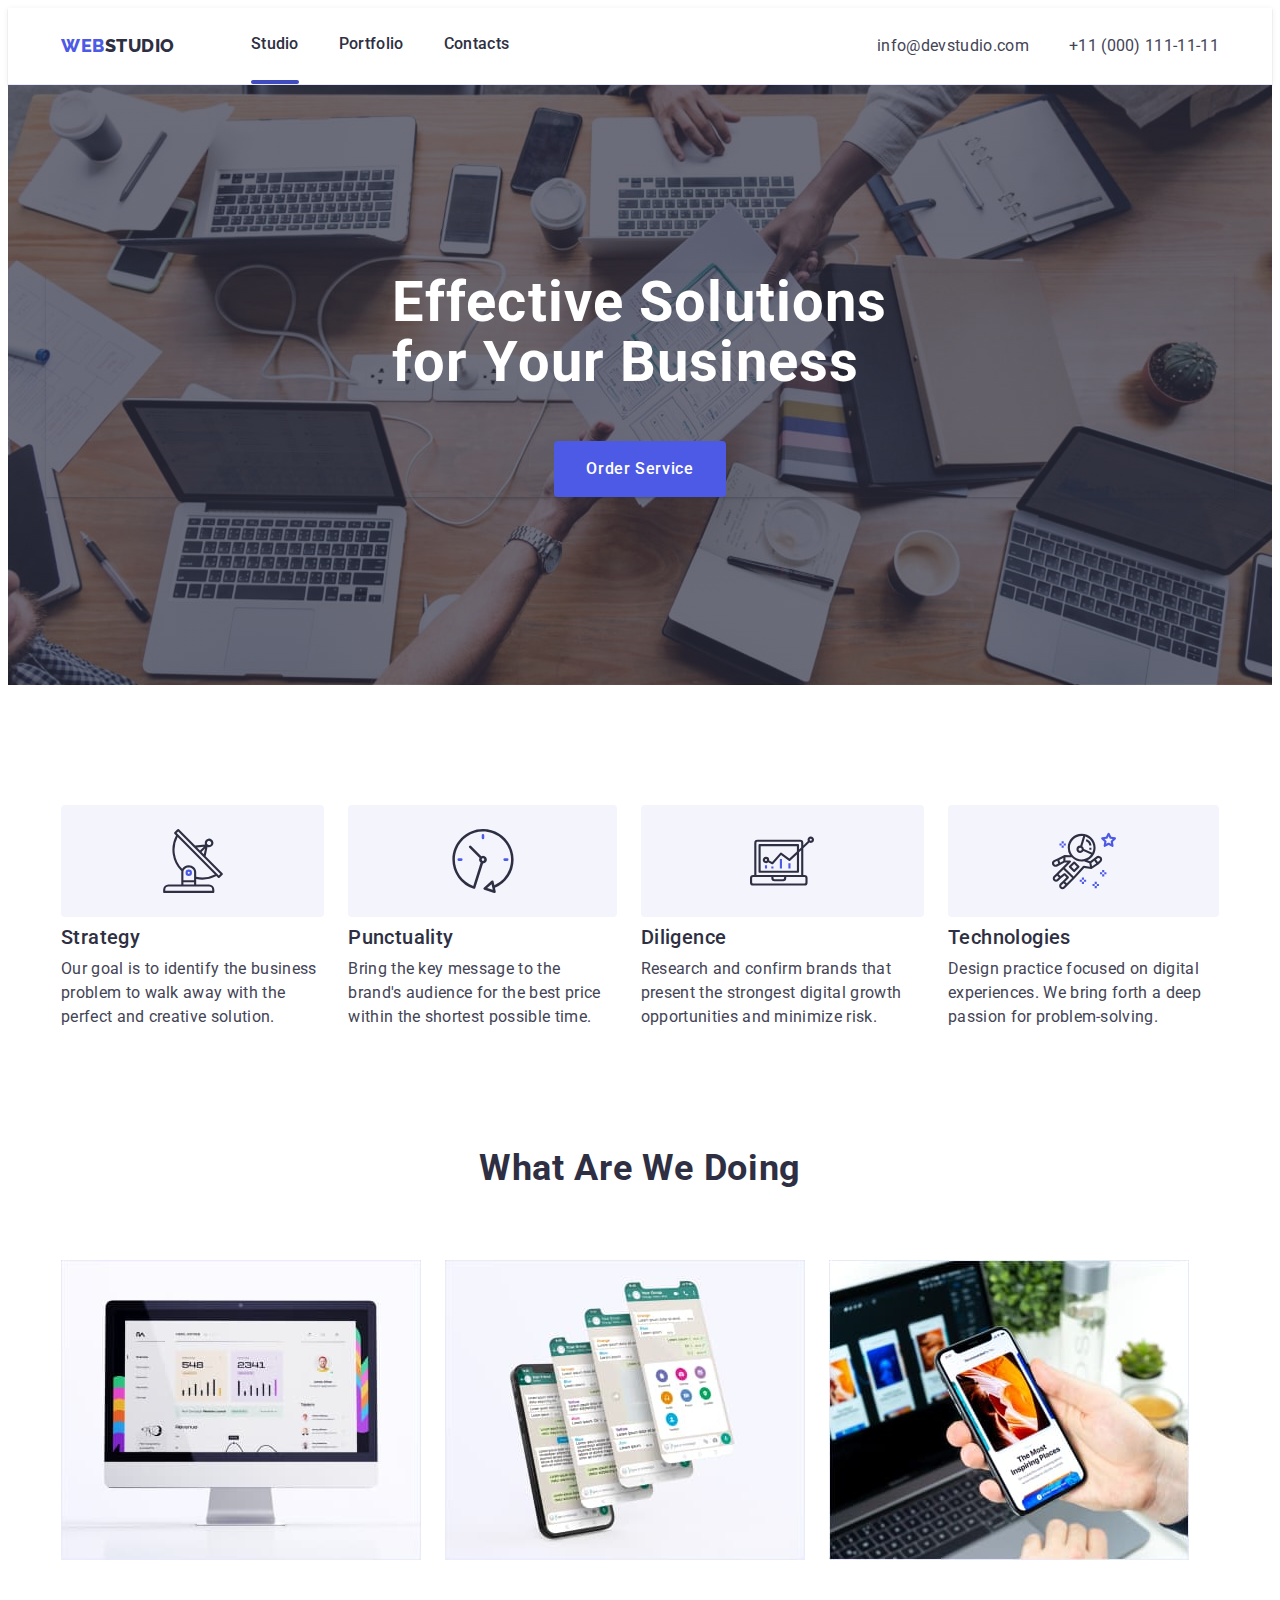
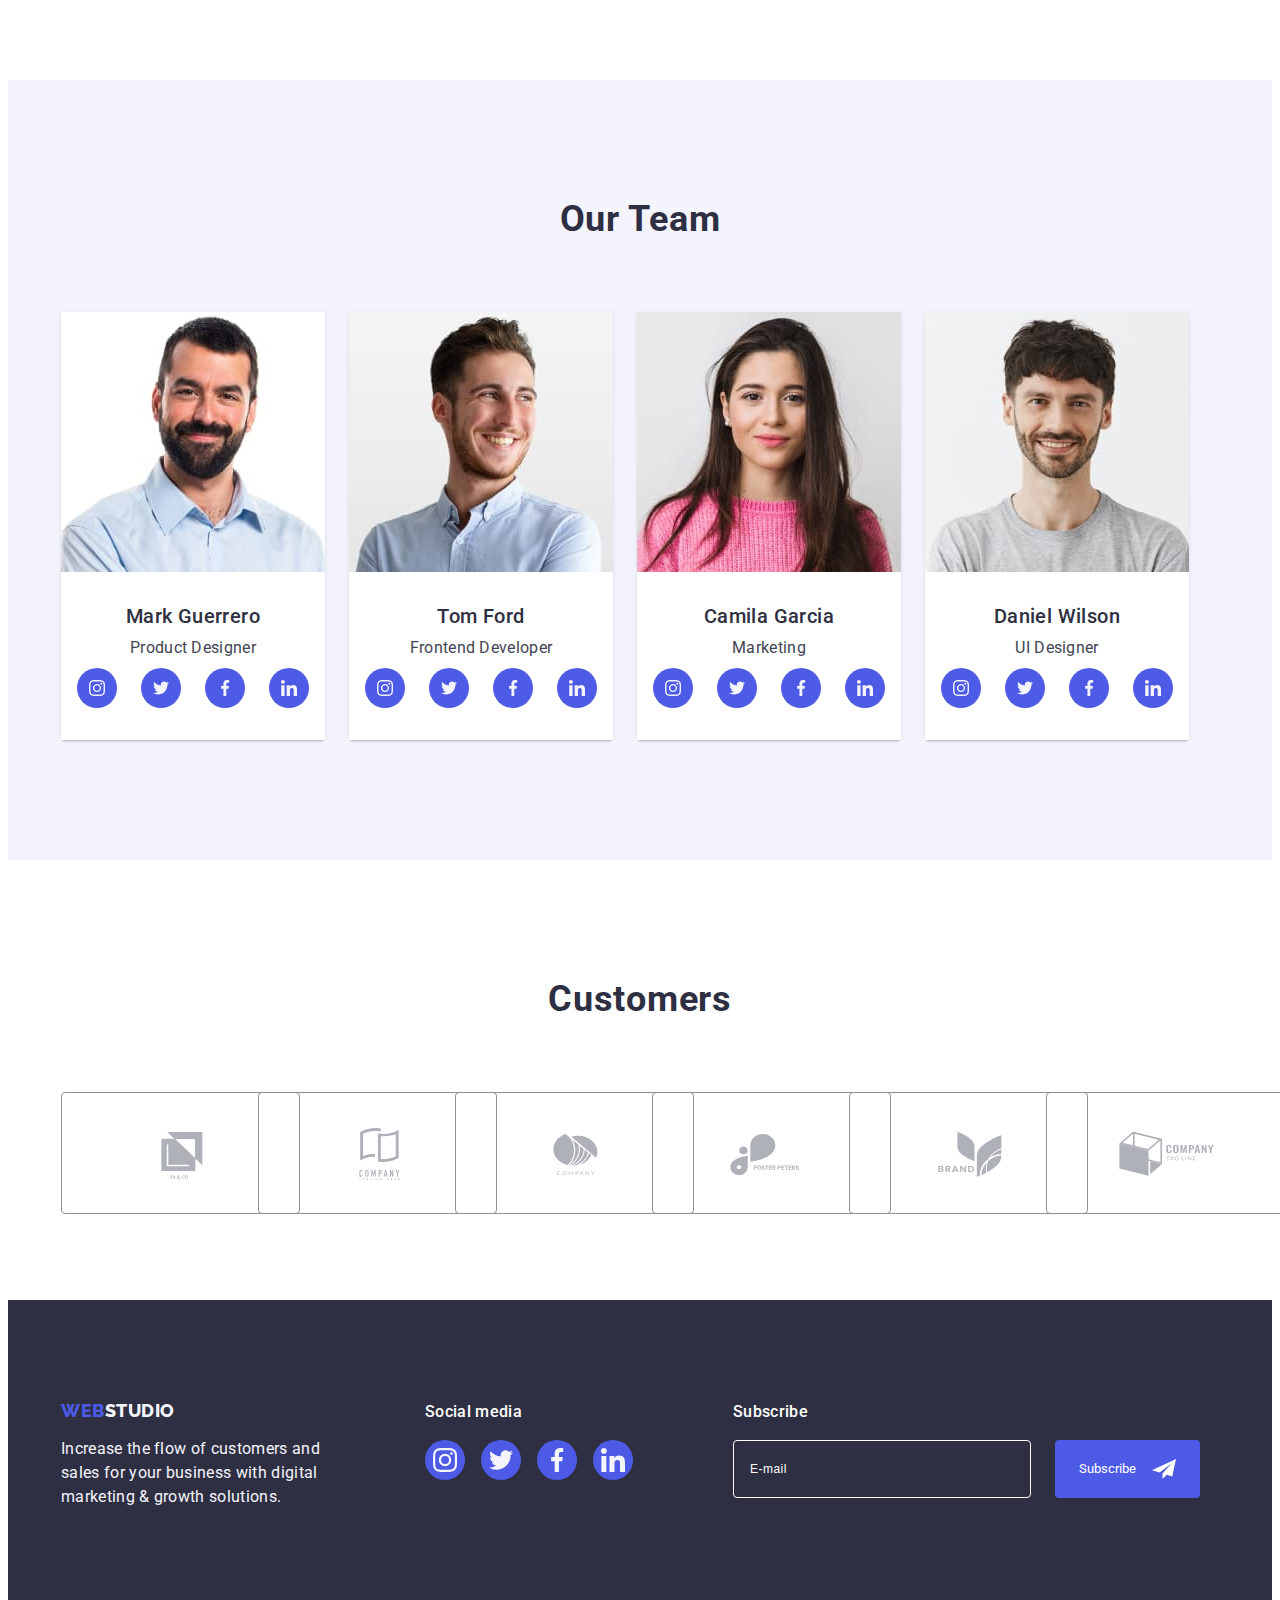
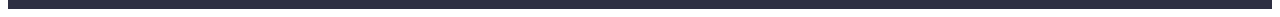
<file: index.html>
<!DOCTYPE html>
<html lang="en">
  <head>
    <meta charset="UTF-8" />
    <meta http-equiv="X-UA-Compatible" content="IE=edge" />
    <meta name="viewport" content="width=device-width, initial-scale=1.0" />
    <title>WebStudio</title>

    <link rel="preconnect" href="https://fonts.googleapis.com" />
    <link rel="preconnect" href="https://fonts.gstatic.com" crossorigin />
    <link
      href="https://fonts.googleapis.com/css2?family=Raleway:wght@800&family=Roboto:wght@400;500;700&display=swap"
      rel="stylesheet"
    />
    <link
      rel="stylesheet"
      href="https://cdnjs.cloudflare.com/ajax/libs/modern-normalize/1.1.0/modern-normalize.min.css"
      integrity="sha512-wpPYUAdjBVSE4KJnH1VR1HeZfpl1ub8YT/NKx4PuQ5NmX2tKuGu6U/JRp5y+Y8XG2tV+wKQpNHVUX03MfMFn9Q=="
      crossorigin="anonymous"
      referrerpolicy="no-referrer"
    />
    <link rel="stylesheet" href="./css/styles.css" />
  </head>
  <body>
    <!-- Header -->
    <header class="page-header">
      <div class="container container-header">
        <nav class="page-nav">
          <a class="logo" href="./index.html"
            >web<span class="logo-studio">Studio</span></a
          >
          <ul class="menu-list">
            <li class="menu-item">
              <a class="menu-link active-page" href="./index.html">Studio</a>
            </li>
            <li class="menu-item">
              <a class="menu-link" href="./portfolio.html">Portfolio</a>
            </li>
            <li class="menu-item">
              <a class="menu-link" href="">Contacts</a>
            </li>
          </ul>
        </nav>

        <address class="contact-info">
          <ul class="contact-list">
            <li class="contact-item">
              <a class="contact-link" href="mailto:info@devstudio.com"
                >info@devstudio.com</a
              >
            </li>
            <li class="contact-item">
              <a class="contact-link" href="tel:+110001111111"
                >+11 (000) 111-11-11</a
              >
            </li>
          </ul>
        </address>
      </div>
    </header>

    <!-- Main -->
    <main>
      <!-- Hero -->
      <section class="hero">
        <div class="container hero-container">
          <h1 class="page-title">Effective Solutions for Your Business</h1>
          <button class="main-button" type="button" data-modal-open>
            Order Service
          </button>
        </div>
      </section>

      <!-- Features Section-2 -->
      <section class="section">
        <div class="container">
          <h2 hidden class="section-title">Our features</h2>
          <ul class="feature-list">
            <li class="feature-item">
              <div class="icon-features-container">
                <svg class="icon-features" width="64" height="64">
                  <use href="./images/icon.svg#icon-antenna"></use>
                </svg>
              </div>
              <h3 class="subtitle">Strategy</h3>
              <p class="text">
                Our goal is to identify the business problem to walk away with
                the perfect and creative solution.
              </p>
            </li>
            <li class="feature-item">
              <div class="icon-features-container">
                <svg class="icon-features" width="64" height="64">
                  <use href="./images/icon.svg#icon-clock"></use>
                </svg>
              </div>
              <h3 class="subtitle">Punctuality</h3>
              <p class="text">
                Bring the key message to the brand's audience for the best price
                within the shortest possible time.
              </p>
            </li>
            <li class="feature-item">
              <div class="icon-features-container">
                <svg class="icon-features" width="64" height="64">
                  <use href="./images/icon.svg#icon-diagram"></use>
                </svg>
              </div>
              <h3 class="subtitle">Diligence</h3>
              <p class="text">
                Research and confirm brands that present the strongest digital
                growth opportunities and minimize risk.
              </p>
            </li>
            <li class="feature-item">
              <div class="icon-features-container">
                <svg class="icon-features" width="64" height="64">
                  <use href="./images/icon.svg#icon-astronaut"></use>
                </svg>
              </div>
              <h3 class="subtitle">Technologies</h3>
              <p class="text">
                Design practice focused on digital experiences. We bring forth a
                deep passion for problem-solving.
              </p>
            </li>
          </ul>
        </div>
      </section>

      <!-- Services Section-3 -->
      <section class="section section-service">
        <div class="container">
          <h2 class="section-title">What are we doing</h2>
          <ul class="service-list">
            <li class="service-item">
              <img
                src="./images/img-1.jpg"
                alt="Computer with an open app"
                width="360"
                height="300"
              />
            </li>
            <li class="service-item">
              <img
                src="./images/img-2.jpg"
                alt="Phone with different tabs in the app"
                width="360"
                height="300"
              />
            </li>
            <li class="service-item">
              <img
                src="./images/img-3.jpg"
                alt="Phone in the hand on the background of laptop"
                width="360"
                height="300"
              />
            </li>
          </ul>
        </div>
      </section>

      <!-- Team Section-4 -->
      <section class="team section">
        <div class="container">
          <h2 class="section-title">Our Team</h2>
          <ul class="team-list">
            <li class="team-item">
              <img
                class="team-img"
                src="./images/mark-guerrero.jpg"
                alt="Smiling man with dark hair"
                width="264"
                height="260"
              />
              <div class="team-text-wrapper">
                <h3 class="team-subtitle subtitle">Mark Guerrero</h3>
                <p class="team-text text">Product Designer</p>

                <ul class="icon-list">
                  <li class="social-item">
                    <a
                      href=""
                      class="social-link"
                      target="_blank"
                      rel="noopener noreferrer"
                    >
                      <svg class="icon" width="16" height="16">
                        <use href="./images/icon.svg#icon-instagram"></use>
                      </svg>
                    </a>
                  </li>
                  <li class="social-item">
                    <a
                      href=""
                      class="social-link"
                      target="_blank"
                      rel="noopener noreferrer"
                    >
                      <svg class="icon" width="16" height="16">
                        <use href="./images/icon.svg#icon-twitter"></use>
                      </svg>
                    </a>
                  </li>
                  <li class="social-item">
                    <a
                      href=""
                      class="social-link"
                      target="_blank"
                      rel="noopener noreferrer"
                    >
                      <svg class="icon" width="16" height="16">
                        <use href="./images/icon.svg#icon-facebook"></use>
                      </svg>
                    </a>
                  </li>
                  <li class="social-item">
                    <a
                      href=""
                      class="social-link"
                      target="_blank"
                      rel="noopener noreferrer"
                    >
                      <svg class="icon" width="16" height="16">
                        <use href="./images/icon.svg#icon-linkedin"></use>
                      </svg>
                    </a>
                  </li>
                </ul>
              </div>
            </li>
            <li class="team-item">
              <img
                class="team-img"
                src="./images/tom-ford.jpg"
                alt="Man with smile in a shirt"
                width="264"
                height="260"
              />
              <div class="team-text-wrapper">
                <h3 class="team-subtitle subtitle">Tom Ford</h3>
                <p class="team-text text">Frontend Developer</p>
                <ul class="icon-list">
                  <li class="social-item">
                    <a
                      href=""
                      class="social-link"
                      target="_blank"
                      rel="noopener noreferrer"
                    >
                      <svg class="icon" width="16" height="16">
                        <use href="./images/icon.svg#icon-instagram"></use>
                      </svg>
                    </a>
                  </li>
                  <li class="social-item">
                    <a
                      href=""
                      class="social-link"
                      target="_blank"
                      rel="noopener noreferrer"
                    >
                      <svg class="icon" width="16" height="16">
                        <use href="./images/icon.svg#icon-twitter"></use>
                      </svg>
                    </a>
                  </li>
                  <li class="social-item">
                    <a
                      href=""
                      class="social-link"
                      target="_blank"
                      rel="noopener noreferrer"
                    >
                      <svg class="icon" width="16" height="16">
                        <use href="./images/icon.svg#icon-facebook"></use>
                      </svg>
                    </a>
                  </li>
                  <li class="social-item">
                    <a
                      href=""
                      class="social-link"
                      target="_blank"
                      rel="noopener noreferrer"
                    >
                      <svg class="icon" width="16" height="16">
                        <use href="./images/icon.svg#icon-linkedin"></use>
                      </svg>
                    </a>
                  </li>
                </ul>
              </div>
            </li>
            <li class="team-item">
              <img
                class="team-img"
                src="./images/camila-garcia.jpg"
                alt="Woman with the long black hair "
                width="264"
                height="260"
              />
              <div class="team-text-wrapper">
                <h3 class="team-subtitle subtitle">Camila Garcia</h3>
                <p class="team-text text">Marketing</p>
                <ul class="icon-list">
                  <li class="social-item">
                    <a
                      href=""
                      class="social-link"
                      target="_blank"
                      rel="noopener noreferrer"
                    >
                      <svg class="icon" width="16" height="16">
                        <use href="./images/icon.svg#icon-instagram"></use>
                      </svg>
                    </a>
                  </li>
                  <li class="social-item">
                    <a
                      href=""
                      class="social-link"
                      target="_blank"
                      rel="noopener noreferrer"
                    >
                      <svg class="icon" width="16" height="16">
                        <use href="./images/icon.svg#icon-twitter"></use>
                      </svg>
                    </a>
                  </li>
                  <li class="social-item">
                    <a
                      href=""
                      class="social-link"
                      target="_blank"
                      rel="noopener noreferrer"
                    >
                      <svg class="icon" width="16" height="16">
                        <use href="./images/icon.svg#icon-facebook"></use>
                      </svg>
                    </a>
                  </li>
                  <li class="social-item">
                    <a
                      href=""
                      class="social-link"
                      target="_blank"
                      rel="noopener noreferrer"
                    >
                      <svg class="icon" width="16" height="16">
                        <use href="./images/icon.svg#icon-linkedin"></use>
                      </svg>
                    </a>
                  </li>
                </ul>
              </div>
            </li>
            <li class="team-item">
              <img
                class="team-img"
                src="./images/daniel-wilson.jpg"
                alt="Smiling man wearing in t-shirt"
                width="264"
                height="260"
              />
              <div class="team-text-wrapper">
                <h3 class="team-subtitle subtitle">Daniel Wilson</h3>
                <p class="team-text text">UI Designer</p>
                <ul class="icon-list">
                  <li class="social-item">
                    <a
                      href=""
                      class="social-link"
                      target="_blank"
                      rel="noopener noreferrer"
                    >
                      <svg class="icon" width="16" height="16">
                        <use href="./images/icon.svg#icon-instagram"></use>
                      </svg>
                    </a>
                  </li>
                  <li class="social-item">
                    <a
                      href=""
                      class="social-link"
                      target="_blank"
                      rel="noopener noreferrer"
                    >
                      <svg class="icon" width="16" height="16">
                        <use href="./images/icon.svg#icon-twitter"></use>
                      </svg>
                    </a>
                  </li>
                  <li class="social-item">
                    <a
                      href=""
                      class="social-link"
                      target="_blank"
                      rel="noopener noreferrer"
                    >
                      <svg class="icon" width="16" height="16">
                        <use href="./images/icon.svg#icon-facebook"></use>
                      </svg>
                    </a>
                  </li>
                  <li class="social-item">
                    <a
                      href=""
                      class="social-link"
                      target="_blank"
                      rel="noopener noreferrer"
                    >
                      <svg class="icon" width="16" height="16">
                        <use href="./images/icon.svg#icon-linkedin"></use>
                      </svg>
                    </a>
                  </li>
                </ul>
              </div>
            </li>
          </ul>
        </div>
      </section>

      <!-- Customers Section-5 -->
      <section class="section">
        <div class="container">
          <h2 class="section-title">Customers</h2>
          <ul class="customers-list">
            <li class="customers-item">
              <a
                href=""
                class="customers-link"
                target="_blank"
                rel="noopener noreferrer"
              >
                <svg class="customers-icon" width="104" height="56">
                  <use href="./images/icon.svg#icon-logo-company-1"></use>
                </svg>
              </a>
            </li>
            <li class="customers-item">
              <a
                href=""
                class="customers-link"
                target="_blank"
                rel="noopener noreferrer"
              >
                <svg class="customers-icon" width="104" height="56">
                  <use href="./images/icon.svg#icon-logo-company-2"></use>
                </svg>
              </a>
            </li>
            <li class="customers-item">
              <a
                href=""
                class="customers-link"
                target="_blank"
                rel="noopener noreferrer"
              >
                <svg class="customers-icon" width="104" height="56">
                  <use href="./images/icon.svg#icon-logo-company-3"></use>
                </svg>
              </a>
            </li>
            <li class="customers-item">
              <a
                href=""
                class="customers-link"
                target="_blank"
                rel="noopener noreferrer"
              >
                <svg class="customers-icon" width="104" height="56">
                  <use href="./images/icon.svg#icon-logo-company-4"></use>
                </svg>
              </a>
            </li>
            <li class="customers-item">
              <a
                href=""
                class="customers-link"
                target="_blank"
                rel="noopener noreferrer"
              >
                <svg class="customers-icon" width="104" height="56">
                  <use href="./images/icon.svg#icon-logo-company-5"></use>
                </svg>
              </a>
            </li>
            <li class="customers-item">
              <a
                href=""
                class="customers-link"
                target="_blank"
                rel="noopener noreferrer"
              >
                <svg class="customers-icon" width="104" height="56">
                  <use href="./images/icon.svg#icon-logo-company-6"></use>
                </svg>
              </a>
            </li>
          </ul>
        </div>
      </section>
    </main>

    <!-- Footer -->
    <footer class="page-footer">
      <div class="container footer-container">
        <div>
          <a class="logo-footer" href="./index.html"
            >Web<span class="logo-footer-studio">Studio</span>
          </a>
          <p class="footer-text">
            Increase the flow of customers and sales for your business with
            digital marketing &amp; growth solutions.
          </p>
        </div>

        <div>
          <p class="footer-subheader">Social media</p>
          <ul class="footer-icon-list">
            <li class="footer-icon-item">
              <a href="" class="footer-social-link">
                <svg class="footer-icon" width="24" height="24">
                  <use href="./images/icon.svg#icon-instagram"></use>
                </svg>
              </a>
            </li>
            <li class="footer-icon-item">
              <a href="" class="footer-social-link">
                <svg class="footer-icon" width="24" height="24">
                  <use href="./images/icon.svg#icon-twitter"></use>
                </svg>
              </a>
            </li>
            <li class="footer-icon-item">
              <a href="" class="footer-social-link">
                <svg class="footer-icon" width="24" height="24">
                  <use href="./images/icon.svg#icon-facebook"></use>
                </svg>
              </a>
            </li>
            <li class="footer-icon-item">
              <a href="" class="footer-social-link">
                <svg class="footer-icon" width="24" height="24">
                  <use href="./images/icon.svg#icon-linkedin"></use>
                </svg>
              </a>
            </li>
          </ul>
        </div>

        <div>
          <p class="footer-subheader">Subscribe</p>
          <form class="wrap-form">
            <input
              class="form-window-footer"
              type="email"
              name="subscribe"
              placeholder="E-mail"
            />
            <button class="footer-button" type="submit">
              Subscribe<svg class="subscribe-icon" width="24" height="24">
                <use href=".//images/icon.svg#icon-send-black"></use>
              </svg>
            </button>
          </form>
        </div>
      </div>
    </footer>

    <!-- Modal -->
    <div class="backdrop is-hidden" data-modal>
      <div class="modal">
        <button class="modal-button" type="button" data-modal-close>
          <svg class="modal-icon" width="8" height="8">
            <use href=".//images/icon.svg#icon-close-black"></use>
          </svg>
        </button>

        <strong class="modal-header"
          >Leave your contacts and we will call you back</strong
        >
        <form class="modal-form" name="modal-callback">
          <div class="form-container">
            <label class="form-label" for="name">Name</label>
            <input class="form-input" type="text" id="name" />
            <svg class="form-icon" width="18" height="24">
              <use href="./images/icon.svg#icon-person-black"></use>
            </svg>
          </div>

          <div class="form-container">
            <label class="form-label" for="phone">Phone</label>
            <input class="form-input" type="tel" id="phone" />
            <svg class="form-icon" width="18" height="24">
              <use href="./images/icon.svg#icon-phone-black"></use>
            </svg>
          </div>

          <div class="form-container">
            <label class="form-label" for="email">Email</label>
            <input class="form-input" type="email" id="email" />
            <svg class="form-icon" width="18" height="24">
              <use href="./images/icon.svg#icon-email-black"></use>
            </svg>
          </div>

          <div class="form-container">
            <label class="form-label" for="comment">Comment</label
            ><textarea
              class="form-textarea"
              name="comment"
              id="comment"
              placeholder="Text input"
            ></textarea>
          </div>

          <div class="form-container form-container-checkbox">
            <input class="form-input-checkbox" type="checkbox" id="checkbox" />
            <label class="form-label-checkbox" for="checkbox">
              <span class="checkbox-wrapper">
                <svg class="checkbox-icon" width="10" height="8">
                  <use href="./images/icon.svg#icon-agree-black"></use>
                </svg>
              </span>
              <span class="form-descr-checkbox"
                >I accept the terms and conditions of the
                <a class="form-link-checkbox" href="">Privacy Policy</a></span>
            </label>
          </div>

          <button class="main-button" type="submit">Send</button>
        </form>
      </div>
    </div>

    <!-- Js -->
    <script src="./modal.js"></script>
  </body>
</html>
</file>
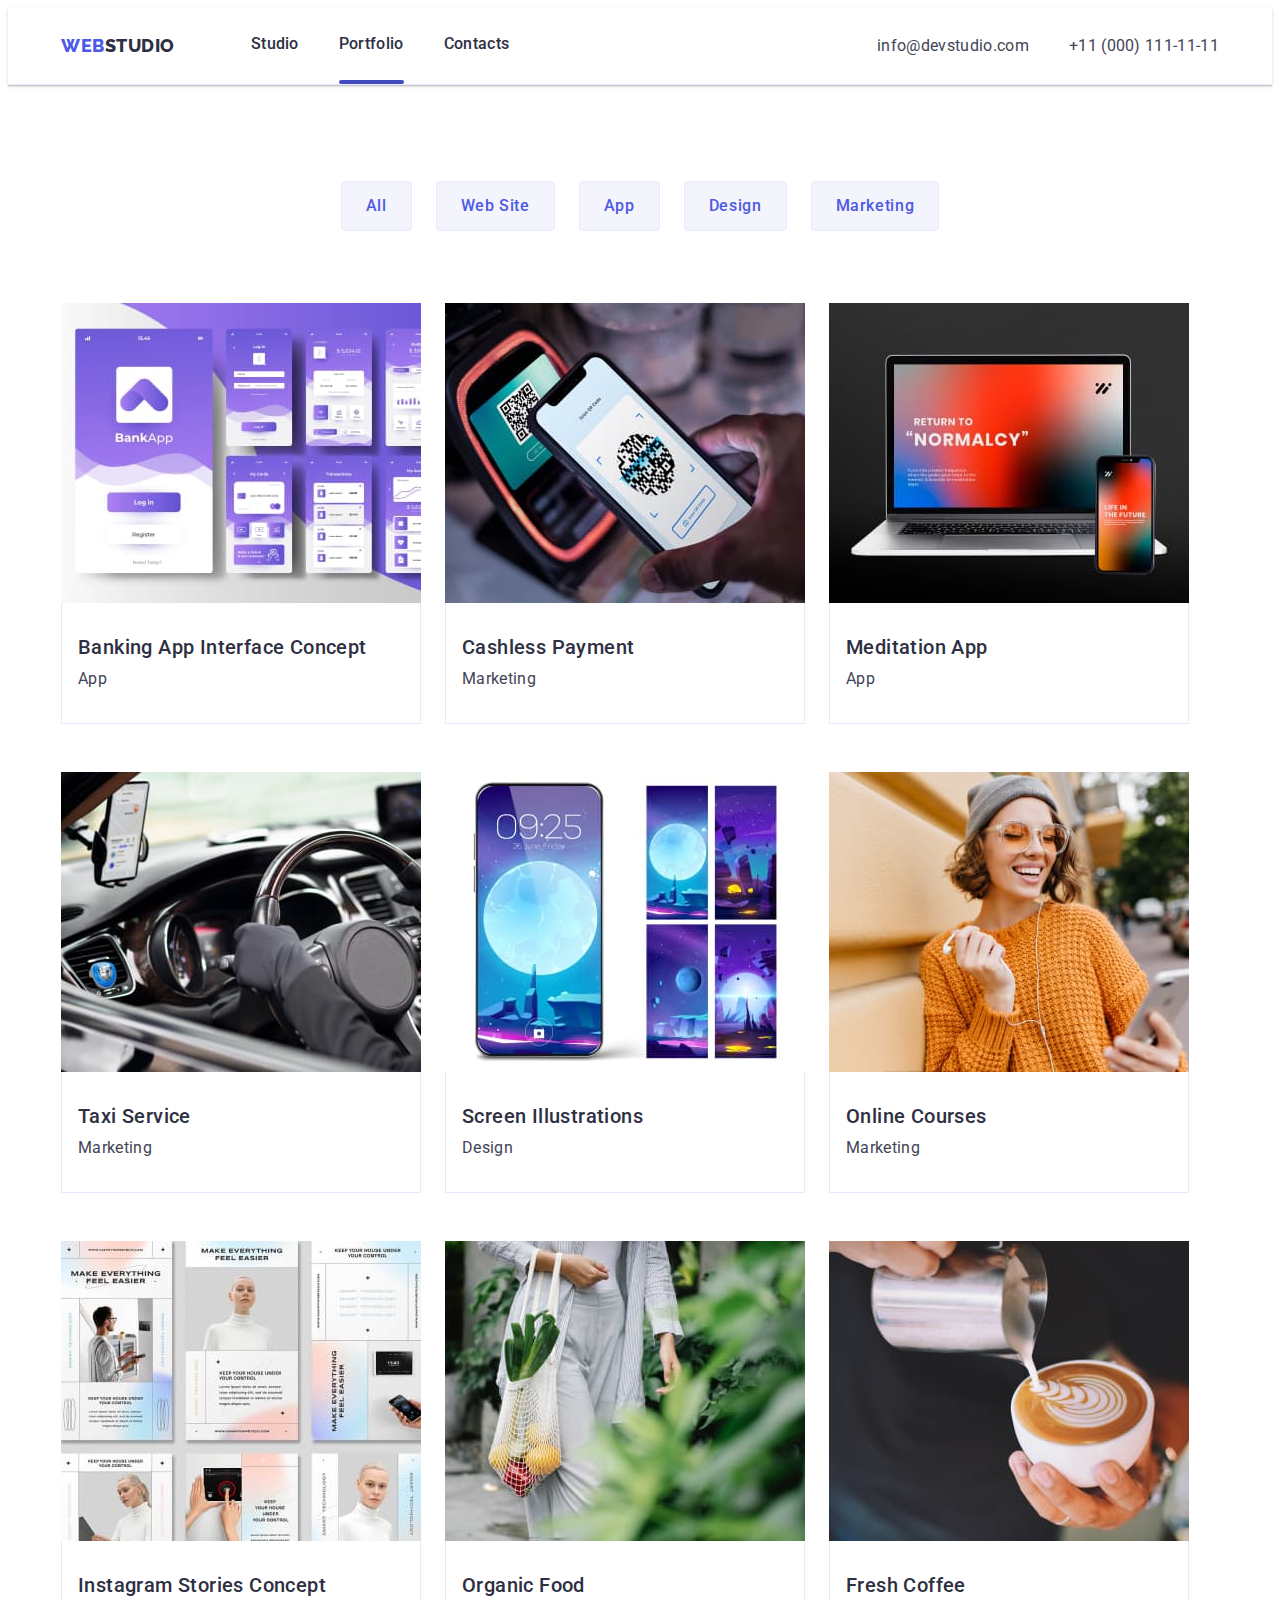
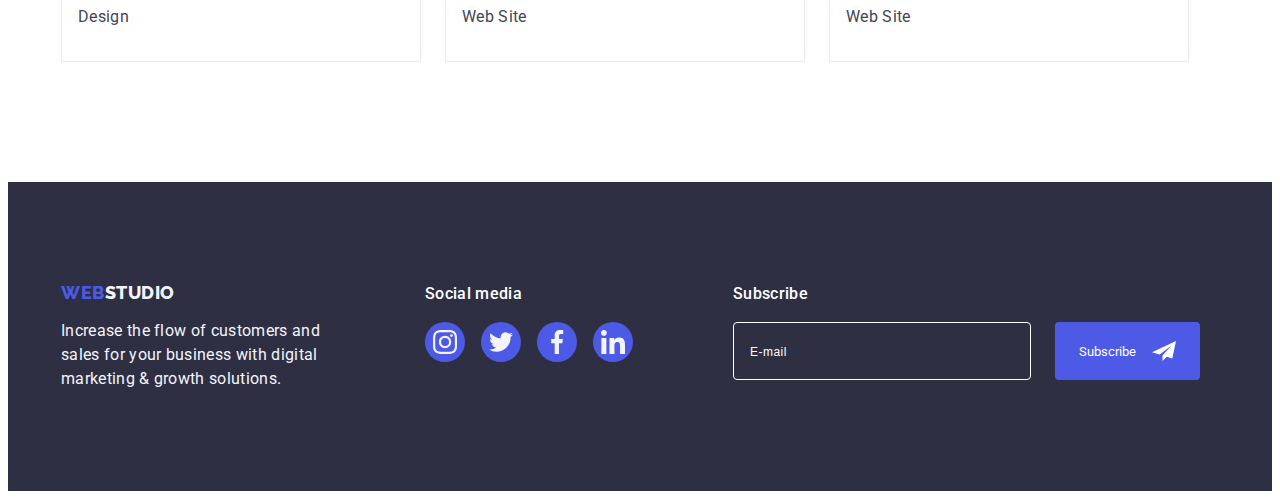
<file: portfolio.html>
<!DOCTYPE html>
<html lang="en">
  <head>
    <meta charset="UTF-8" />
    <meta http-equiv="X-UA-Compatible" content="IE=edge" />
    <meta name="viewport" content="width=device-width, initial-scale=1.0" />
    <title>Portfolio</title>
    <link rel="preconnect" href="https://fonts.googleapis.com" />
    <link rel="preconnect" href="https://fonts.gstatic.com" crossorigin />
    <link
      href="https://fonts.googleapis.com/css2?family=Raleway:wght@800&family=Roboto:wght@400;500;700&display=swap"
      rel="stylesheet"
    />
    <link
      rel="stylesheet"
      href="https://cdnjs.cloudflare.com/ajax/libs/modern-normalize/1.1.0/modern-normalize.min.css"
      integrity="sha512-wpPYUAdjBVSE4KJnH1VR1HeZfpl1ub8YT/NKx4PuQ5NmX2tKuGu6U/JRp5y+Y8XG2tV+wKQpNHVUX03MfMFn9Q=="
      crossorigin="anonymous"
      referrerpolicy="no-referrer"
    />
    <link rel="stylesheet" href="./css/styles.css" />
  </head>
  <body>
    <!-- Header -->
    <header class="page-header">
      <div class="container container-header">
        <nav class="page-nav">
          <a class="logo" href="./index.html"
            >web<span class="logo-studio">Studio</span>
          </a>
          <ul class="menu-list">
            <li class="menu-item">
              <a class="menu-link" href="./index.html">Studio</a>
            </li>
            <li class="menu-item ">
              <a class="menu-link active-page" href="./portfolio.html">Portfolio</a>
            </li>
            <li class="menu-item">
              <a class="menu-link" href="">Contacts</a>
            </li>
          </ul>
        </nav>

        <address class="contact-info">
          <ul class="contact-list">
            <li class="contact-item">
              <a class="contact-link" href="mailto:info@devstudio.com"
                >info@devstudio.com</a
              >
            </li>
            <li class="contact-item">
              <a class="contact-link" href="tel:+110001111111"
                >+11 (000) 111-11-11</a
              >
            </li>
          </ul>
        </address>
      </div>
    </header>
    <!-- Main -->
    <main>
      <section class="project section">
        <div class="container">
          <h1 hidden>Galery of projects</h1>
          <ul class="project-filter-list">
            <li class="filter-item">
              <button class="filter-button" type="button">All</button>
            </li>
            <li class="filter-item">
              <button class="filter-button" type="button">Web Site</button>
            </li>
            <li class="filter-item">
              <button class="filter-button" type="button">App</button>
            </li>
            <li class="filter-item">
              <button class="filter-button" type="button">Design</button>
            </li>
            <li class="filter-item">
              <button class="filter-button" type="button">Marketing</button>
            </li>
          </ul>
          <ul class="project-list">
            <li class="project-item">
              <a class="project-link" href="">
                <div class="project-thumb">
                  <img
                    src="./images/pf-banking-app.jpg"
                    alt="app design  on one page"
                  />
                  <div class="project-overlay">
                    <p class="project-text text">
                      14 Stylish and User-Friendly App Design Concepts · Task
                      Manager App · Calorie Tracker App · Exotic Fruit Ecommerce
                      App · Cloud Storage App
                    </p>
                  </div>
                </div>
                <div class="project-text-wrapper">
                  <h2 class="subtitle">Banking App Interface Concept</h2>
                  <p class="text">App</p>
                </div>
              </a>
            </li>
            <li class="project-item">
              <a class="project-link" href="">
                <div class="project-thumb">
                  <img
                    src="./images/pf-cachless-payment.jpg"
                    alt="payment using phone"
                  />
                  <div class="project-overlay">
                    <p class="project-text text">
                      14 Stylish and User-Friendly App Design Concepts · Task
                      Manager App · Calorie Tracker App · Exotic Fruit Ecommerce
                      App · Cloud Storage App
                    </p>
                  </div>
                </div>
                <div class="project-text-wrapper">
                  <h2 class="subtitle">Cashless Payment</h2>
                  <p class="text">Marketing</p>
                </div>
              </a>
            </li>
            <li class="project-item">
              <a class="project-link" href="">
                <div class="project-thumb">
                  <img
                    src="./images/pf-meditation-app.jpg"
                    alt="laptop and phone with the same app"
                  />
                  <div class="project-overlay">
                    <p class="project-text text">
                      14 Stylish and User-Friendly App Design Concepts · Task
                      Manager App · Calorie Tracker App · Exotic Fruit Ecommerce
                      App · Cloud Storage App
                    </p>
                  </div>
                </div>
                <div class="project-text-wrapper">
                  <h2 class="subtitle">Meditation App</h2>
                  <p class="text">App</p>
                </div>
              </a>
            </li>
            <li class="project-item">
              <a class="project-link" href="">
                <div class="project-thumb">
                  <img
                    src="./images/pf-taxi-service.jpg"
                    alt="man driving car"
                  />
                  <div class="project-overlay">
                    <p class="project-text text">
                      14 Stylish and User-Friendly App Design Concepts · Task
                      Manager App · Calorie Tracker App · Exotic Fruit Ecommerce
                      App · Cloud Storage App
                    </p>
                  </div>
                </div>
                <div class="project-text-wrapper">
                  <h2 class="subtitle">Taxi Service</h2>
                  <p class="text">Marketing</p>
                </div>
              </a>
            </li>
            <li class="project-item">
              <a class="project-link" href="">
                <div class="project-thumb">
                  <img
                    src="./images/pf-screen-illustrations.jpg"
                    alt="phone with alternative screens"
                  />
                  <div class="project-overlay">
                    <p class="project-text text">
                      14 Stylish and User-Friendly App Design Concepts · Task
                      Manager App · Calorie Tracker App · Exotic Fruit Ecommerce
                      App · Cloud Storage App
                    </p>
                  </div>
                </div>
                <div class="project-text-wrapper">
                  <h2 class="subtitle">Screen Illustrations</h2>
                  <p class="text">Design</p>
                </div>
              </a>
            </li>
            <li class="project-item">
              <a class="project-link" href="">
                <div class="project-thumb">
                  <img
                    src="./images/pf-online-courses.jpg"
                    alt="girl talk on a video call"
                  />
                  <div class="project-overlay">
                    <p class="project-text text">
                      14 Stylish and User-Friendly App Design Concepts · Task
                      Manager App · Calorie Tracker App · Exotic Fruit Ecommerce
                      App · Cloud Storage App
                    </p>
                  </div>
                </div>
                <div class="project-text-wrapper">
                  <h2 class="subtitle">Online Courses</h2>
                  <p class="text">Marketing</p>
                </div>
              </a>
            </li>
            <li class="project-item">
              <a class="project-link" href="">
                <div class="project-thumb">
                  <img
                    src="./images/pf-stories-concept.jpg"
                    alt=" different app pages"
                  />
                  <div class="project-overlay">
                    <p class="project-text text">
                      14 Stylish and User-Friendly App Design Concepts · Task
                      Manager App · Calorie Tracker App · Exotic Fruit Ecommerce
                      App · Cloud Storage App
                    </p>
                  </div>
                </div>
                <div class="project-text-wrapper">
                  <h2 class="subtitle">Instagram Stories Concept</h2>
                  <p class="text">Design</p>
                </div>
              </a>
            </li>
            <li class="project-item">
              <a class="project-link" href="">
                <div class="project-thumb">
                  <img
                    src="./images/pf-organic-food.jpg"
                    alt="woman with a bag with fruits and vegetables"
                  />
                  <div class="project-overlay">
                    <p class="project-text text">
                      14 Stylish and User-Friendly App Design Concepts · Task
                      Manager App · Calorie Tracker App · Exotic Fruit Ecommerce
                      App · Cloud Storage App
                    </p>
                  </div>
                </div>
                <div class="project-text-wrapper">
                  <h2 class="subtitle">Organic Food</h2>
                  <p class="text">Web Site</p>
                </div>
              </a>
            </li>
            <li class="project-item">
              <a class="project-link" href="">
                <div class="project-thumb">
                  <img
                    src="./images/pf-fresh-coffee.jpg"
                    alt="pooring the milk in a cup of coffee"
                  />
                  <div class="project-overlay">
                    <p class="project-text text">
                      14 Stylish and User-Friendly App Design Concepts · Task
                      Manager App · Calorie Tracker App · Exotic Fruit Ecommerce
                      App · Cloud Storage App
                    </p>
                  </div>
                </div>
                <div class="project-text-wrapper">
                  <h2 class="subtitle">Fresh Coffee</h2>
                  <p class="text">Web Site</p>
                </div>
              </a>
            </li>
          </ul>
        </div>
      </section>
    </main>

    <!-- Footer -->
    <footer class="page-footer">
      <div class="container footer-container">
        <div>
          <a class="logo-footer" href="./index.html"
            >Web<span class="logo-footer-studio">Studio</span>
          </a>
          <p class="footer-text">
            Increase the flow of customers and sales for your business with
            digital marketing &amp; growth solutions.
          </p>
        </div>

        <div>
          <p class="footer-subheader">Social media</p>
          <ul class="footer-icon-list">
            <li class="footer-icon-item">
              <a href="" class="footer-social-link">
                <svg class="footer-icon" width="24" height="24">
                  <use href="./images/icon.svg#icon-instagram"></use>
                </svg>
              </a>
            </li>
            <li class="footer-icon-item">
              <a href="" class="footer-social-link">
                <svg class="footer-icon" width="24" height="24">
                  <use href="./images/icon.svg#icon-twitter"></use>
                </svg>
              </a>
            </li>
            <li class="footer-icon-item">
              <a href="" class="footer-social-link">
                <svg class="footer-icon" width="24" height="24">
                  <use href="./images/icon.svg#icon-facebook"></use>
                </svg>
              </a>
            </li>
            <li class="footer-icon-item">
              <a href="" class="footer-social-link">
                <svg class="footer-icon" width="24" height="24">
                  <use href="./images/icon.svg#icon-linkedin"></use>
                </svg>
              </a>
            </li>
          </ul>
        </div>

        <div>
          <p class="footer-subheader">Subscribe</p>
          <form class="wrap-form">
            <input
              class="form-window-footer"
              type="email"
              name="subscribe"
              placeholder="E-mail"
            />
            <button class="footer-button" type="submit">
              Subscribe<svg class="subscribe-icon" width="24" height="24">
                <use href=".//images/icon.svg#icon-send-black"></use>
              </svg>
            </button>
          </form>
        </div>
      </div>
    </footer>
  </body>
</html>
</file>
<file: css/styles.css>
:root {
  --white-color: #ffffff;
  --secondary-white-color: #f4f4fd;
  --main-color: #2e2f42;
  --font-color: #434455;
  --active-color: #4d5ae5;
  --pressed-state: #404bbf;
  --light-slate: #afb1b8;
}

/**
  |===================================================================
  |          Common
  |===================================================================
*/

h1,
h2,
h3,
h4,
p {
  margin-top: 0;
  margin-bottom: 0;
}

ul {
  list-style: none;
  margin-top: 0;
  margin-bottom: 0;
  padding: 0;
}
li {
  list-style: none;
  padding: 0;
  margin: 0;
}

img {
  display: block;
}

body {
  font-family: "Roboto", sans-serif;
  color: var(--font-color);
  background-color: var(--white-color);
}

a {
  display: block;
  color: currentColor;
  text-decoration: none;
}

button {
  font-family: inherit;
  cursor: pointer;
  border: none;
}
.container {
  margin-left: auto;
  margin-right: auto;
  width: 1158px;
  padding-left: 15px;
  padding-right: 15px;
}

.section {
  padding-bottom: 120px;
  padding-top: 120px;
}

.section-title {
  margin-bottom: 72px;
  font-size: 36px;
  line-height: 1.1;
  text-align: center;
  letter-spacing: 0.02em;
  text-transform: capitalize;
  color: var(--main-color);
}

.subtitle {
  margin-bottom: 8px;
  font-weight: 500;
  font-size: 20px;
  line-height: 1.2;
  letter-spacing: 0.02em;
  color: var(--main-color);
}

.text {
  line-height: 1.5;
  letter-spacing: 0.02em;
}

/**
  |===================================================================
  |             Header
  |===================================================================
*/
.page-header {
  border-bottom: 1px solid #e7e9fc;
  box-shadow: 0px 2px 1px rgba(46, 47, 66, 0.08),
    0px 1px 1px rgba(46, 47, 66, 0.16), 0px 1px 6px rgba(46, 47, 66, 0.08);
}

.container-header {
  display: flex;
  align-items: center;
  justify-content: space-between;
}

.page-nav {
  display: flex;
  align-items: center;
}

.logo {
  padding-top: 24px;
  padding-bottom: 24px;
  margin-right: 76px;
  font-family: "Raleway", sans-serif;
  font-weight: 800;
  font-size: 18px;
  line-height: 1.17;
  letter-spacing: 0.03em;
  text-transform: uppercase;
  color: var(--active-color);
}

.logo-studio {
  color: var(--main-color);
}

.menu-list {
  display: flex;
  gap: 40px;
}

.menu-link {
  display: block;
  padding-top: 24px;
  padding-bottom: 24px;
  font-weight: 500;
  font-size: 16px;
  line-height: 1.5;
  letter-spacing: 0.02em;
  color: var(--main-color);
  transition: color 250ms cubic-bezier(0.4, 0, 0.2, 1);
}

.active-page::after {
  content: " ";
  display: block;
  position: relative;
  top: 24px;
  width: 100%;
  height: 4px;
  border-radius: 2px;
  background-color: var(--pressed-state);
}

.contact-info {
  font-style: normal;
}

.contact-list {
  display: flex;
}

.contact-item:not(:last-child) {
  margin-right: 40px;
}

.contact-link {
  display: block;
  padding-top: 24px;
  padding-bottom: 24px;
  font-weight: 400;
  font-size: 16px;
  line-height: 1.5;
  letter-spacing: 0.02em;
  color: var(--font-color);
  transition: color 250ms cubic-bezier(0.4, 0, 0.2, 1);
}

.menu-link:hover,
.menu-link:focus,
.contact-link:hover,
.contact-link:focus {
  color: var(--pressed-state);
}

/**
  |===================================================================
  |             Footer
  |===================================================================
*/
.page-footer {
  padding-top: 100px;
  padding-bottom: 100px;
  background-color: var(--main-color);
}

.footer-container {
  display: flex;
  align-items: baseline;
  gap: 100px;
}

.logo-footer {
  margin-bottom: 16px;
  font-family: "Raleway", sans-serif;
  font-style: normal;
  font-weight: 800;
  font-size: 18px;
  line-height: 1.17;
  letter-spacing: 0.03em;
  text-transform: uppercase;
  color: var(--active-color);
}

.logo-footer-studio {
  color: var(--secondary-white-color);
}

.footer-text {
  font-weight: 400;
  font-size: 16px;
  line-height: 1.5;
  letter-spacing: 0.02em;
  color: var(--secondary-white-color);
  width: 264px;
}

.footer-subheader {
  margin-bottom: 16px;
  font-weight: 500;
  font-size: 16px;
  line-height: 1.5;
  letter-spacing: 0.02em;
  color: var(--white-color);
}

.footer-icon-item {
  width: 40px;
  height: 40px;
}

.footer-icon-list {
  display: flex;
  gap: 16px;
}

.footer-social-link {
  display: flex;
  align-items: center;
  justify-content: center;
  width: 100%;
  height: 100%;
  background-color: var(--active-color);
  border-radius: 50%;
  transition: background-color 250ms cubic-bezier(0.4, 0, 0.2, 1);
}

.footer-social-link:hover,
.footer-social-link:focus {
  background-color: #31d0aa;
}

.footer-icon {
  fill: var(--secondary-white-color);
}

.wrap-form {
  display: flex;
  gap: 24px;
}

.form-window-footer {
  padding: 8px 16px;
  height: 40px;
  width: 264px;
  background-color: #2e2f42;
  color: var(--white-color);
  border: 1px solid #ffffff;
  border-radius: 4px;
  outline: transparent;
}

.form-window-footer::placeholder {
  font-size: 12px;
  letter-spacing: 0.04em;
  color: var(--white-color);
}

.footer-button {
  display: flex;
  justify-content: center;
  align-items: center;
  padding: 8px 24px;
  gap: 16px;
  color: var(--white-color);
  background-color: var(--active-color);
  border-radius: 4px;
  transition: background-color 250ms cubic-bezier(0.4, 0, 0.2, 1);
}

.footer-button:hover,
.footer-button:focus {
  background-color: var(--pressed-state);
}

.subscribe-icon {
  fill: currentColor;
}
/**
  |===================================================================
  |                 Index.html
  |===================================================================
*/

.hero-container {
  box-shadow: 0px 2px 1px rgba(46, 47, 66, 0.08),
    0px 1px 1px rgba(46, 47, 66, 0.16), 0px 1px 6px rgba(46, 47, 66, 0.08);
}

.hero {
  max-width: 1440px;
  margin: 0 auto;
  padding-top: 188px;
  padding-bottom: 188px;

  background-color: var(--main-color);
  background-image: linear-gradient(
      rgba(46, 47, 66, 0.7),
      rgba(46, 47, 66, 0.7)
    ),
    url(../images/hero-people-office.jpg);
  background-repeat: no-repeat;
  background-position: center;
  background-size: cover;
}

.page-title {
  margin: 0 auto 48px;
  max-width: 496px;
  font-size: 56px;
  line-height: 1.07;
  letter-spacing: 0.02em;
  color: var(--white-color);
}

.main-button {
  display: block;
  margin-left: auto;
  margin-right: auto;

  min-width: 169px;
  min-height: 56px;
  padding: 16px 32px;

  font-weight: 500;
  font-size: 16px;
  line-height: 1.5;
  letter-spacing: 0.04em;
  color: var(--white-color);
  border-radius: 4px;
  background-color: var(--active-color);
  transition: background-color 250ms cubic-bezier(0.4, 0, 0.2, 1);
}

.main-button:hover,
.main-button:focus {
  background-color: var(--pressed-state);
}

.feature-list {
  display: flex;
  gap: 24px;
}

.feature-item {
  flex-basis: calc((100%-72px) / 4);
}

.icon-features-container {
  display: flex;
  justify-content: center;
  align-items: center;
  margin-bottom: 8px;
  height: 112px;
  background-color: var(--secondary-white-color);
  border-radius: 4px;
}

.section-service {
  padding-top: 0;
}

.service-list {
  display: flex;
  flex-wrap: wrap;
  gap: 24px;
}

.team {
  background-color: var(--secondary-white-color);
}

.team-list {
  display: flex;
  flex-wrap: wrap;
  gap: 24px;
}

.team-item {
  border-radius: 0px 0px 4px 4px;
  box-shadow: 0px 1px 6px rgba(46, 47, 66, 0.08),
    0px 1px 1px rgba(46, 47, 66, 0.16), 0px 2px 1px rgba(46, 47, 66, 0.08);
}

.team-text-wrapper {
  padding: 32px 0;
  background-color: var(--white-color);
}

.team-subtitle {
  text-align: center;
}

.team-text {
  text-align: center;
  margin-bottom: 8px;
}

.icon-list {
  display: flex;
  justify-content: center;
  gap: 24px;
}

.social-link {
  display: flex;
  justify-content: center;
  align-items: center;
  width: 40px;
  height: 40px;
  background-color: var(--active-color);
  border-radius: 50%;
  transition: background-color 250ms cubic-bezier(0.4, 0, 0.2, 1);
}

.social-link:hover,
.social-link:focus {
  background-color: var(--pressed-state);
}

.icon {
  fill: var(--secondary-white-color);
}

.customers-list {
  display: flex;
  justify-content: center;
  gap: 24px;
}

.customers-item {
  width: calc((100% - 120px) / 6);
  height: 88px;
}

.customers-link {
  display: flex;
  justify-content: center;
  align-items: center;
  width: 100%;
  height: 100%;
  border: 1px solid #8e8f99;
  border-radius: 4px;
  color: var(--light-slate);
  padding: 16px 32px;
  transition: color 250ms cubic-bezier(0.4, 0, 0.2, 1),
    border-color 250ms cubic-bezier(0.4, 0, 0.2, 1);
}

.customers-link:hover,
.customers-link:focus {
  border-color: var(--pressed-state);
  color: var(--pressed-state);
}

.customers-icon {
  fill: currentColor;
}

/**
  |===================================================================
  |               Portfolio 
  |===================================================================
*/

.project.section {
  padding-top: 96px;
}

.project-filter-list {
  display: flex;
  flex-wrap: wrap;
  justify-content: center;
  margin-bottom: 72px;
  gap: 24px;
}

.filter-button {
  padding: 12px 24px;
  min-height: 48px;
  min-width: 69px;

  font-weight: 500;
  font-size: 16px;
  line-height: 1.5;
  letter-spacing: 0.04em;
  color: var(--active-color);
  background-color: var(--secondary-white-color);
  border: 1px solid #e7e9fc;
  border-radius: 4px;

  transition: box-shadow 250ms cubic-bezier(0.4, 0, 0.2, 1),
    color 250ms cubic-bezier(0.4, 0, 0.2, 1),
    background-color 250ms cubic-bezier(0.4, 0, 0.2, 1),
    border 250ms cubic-bezier(0.4, 0, 0.2, 1);
}

.filter-button:hover,
.filter-button:focus {
  border: 1px solid var(--pressed-state);
  background-color: var(--pressed-state);
  color: var(--white-color);
  box-shadow: 0px 3px 1px rgba(0, 0, 0, 0.1), 0px 2px 1px rgba(0, 0, 0, 0.08),
    0px 2px 2px rgba(0, 0, 0, 0.12);
}

.project-list {
  display: flex;
  flex-wrap: wrap;
  column-gap: 24px;
  row-gap: 48px;
  box-shadow: none;
  transition: box-shadow 250ms cubic-bezier(0.4, 0, 0.2, 1);
}

.project-link:hover,
.project-link:focus {
  box-shadow: 0px 1px 6px rgba(46, 47, 66, 0.08),
    0px 1px 1px rgba(46, 47, 66, 0.16), 0px 2px 1px rgba(46, 47, 66, 0.08);
}

.project-text-wrapper {
  padding: 32px 16px;
  border-bottom: 1px solid #e7e9fc;
  border-right: 1px solid #e7e9fc;
  border-left: 1px solid #e7e9fc;
}

.project-thumb {
  position: relative;
  overflow: hidden;
}

.project-overlay {
  position: absolute;
  top: 0;
  left: 0;
  width: 100%;
  height: 100%;

  background-color: var(--active-color);
  transform: translateY(100%);
  transition: transform 250ms cubic-bezier(0.4, 0, 0.2, 1);
}

.project-text {
  padding: 40px 32px;
  /* max-width: 296px;
  position: absolute;
  top:40px;
  left: 32px; */
  color: var(--secondary-white-color);
}

.project-link:hover .project-text,
.project-link:hover .project-overlay,
.project-link:focus .project-text,
.project-link:focus .project-overlay {
  transform: translateY(0);
}

/**
  |===================================================================
  |          Backdrop  Modal
  |===================================================================
*/

.backdrop {
  position: fixed;
  left: 0px;
  top: 0;

  width: 100%;
  height: 100%;

  background-color: rgba(46, 47, 66, 0.4);
  transition: opacity 250ms cubic-bezier(0.4, 0, 0.2, 1),
    visibility 250ms cubic-bezier(0.4, 0, 0.2, 1);
}

.backdrop.is-hidden {
  opacity: 0;
  pointer-events: none;
  visibility: hidden;
}

.modal {
  position: absolute;
  top: 50%;
  left: 50%;
  transform: translate(-50%, -50%) scale(1);

  max-width: 408px;
  width: 100%;
  min-height: 576px;
  padding: 24px;

  background-color: #fcfcfc;
  box-shadow: 0px 1px 1px rgba(0, 0, 0, 0.14), 0px 1px 3px rgba(0, 0, 0, 0.12),
    0px 2px 1px rgba(0, 0, 0, 0.2);
  border-radius: 4px;
  transition: transform 250ms cubic-bezier(0.4, 0, 0.2, 1),
    opacity 250ms cubic-bezier(0.4, 0, 0.2, 1);
}

.backdrop.is-hidden .modal {
  transform: translate(-50%, -50%) scale(0.1);
  opacity: 0;
}

.modal-button {
  display: block;
  margin-left: auto;
  margin-bottom: 24px;
  width: 24px;
  height: 24px;

  display: flex;
  justify-content: center;
  align-items: center;

  background-color: #e7e9fc;
  border: 1px solid rgba(0, 0, 0, 0.1);
  border-radius: 50%;
  transition: background-color 250ms cubic-bezier(0.4, 0, 0.2, 1),
    color 250ms cubic-bezier(0.4, 0, 0.2, 1),
    border 250ms cubic-bezier(0.4, 0, 0.2, 1);
}

.modal-button:hover,
.modal-button:focus {
  background-color: var(--pressed-state);
  border: 1px solid transparent;
  color: var(--white-color);
}

.modal-icon {
  fill: currentColor;
}

.modal-header {
  display: block;
  margin-bottom: 16px;
  text-align: center;
  letter-spacing: 0.02em;
  color: var(--main-color);
}

.form-container {
  position: relative;
  margin-bottom: 8px;
}

.form-label {
  display: block;
  margin-bottom: 4px;

  font-size: 12px;
  line-height: 14px;
  letter-spacing: 0.01em;
  color: #8e8f99;
}

.form-input {
  padding: 8px 16px 8px 38px;
  width: 100%;
  height: 40px;

  outline: transparent;
  border: 1px solid rgba(46, 47, 66, 0.4);
  border-radius: 4px;
  transition: border 250ms cubic-bezier(0.4, 0, 0.2, 1);
}

.form-input:focus {
  border: 1px solid var(--active-color);
}

.form-icon {
  position: absolute;
  top: 26px;
  left: 16px;
  fill: var(--main-color);
  transition: fill 250ms cubic-bezier(0.4, 0, 0.2, 1);
}

.form-input:focus + .form-icon {
  fill: var(--active-color);
}

.form-textarea {
  padding: 8px 16px;
  width: 100%;
  height: 120px;
  resize: none;
  border: 1px solid rgba(46, 47, 66, 0.4);
  border-radius: 4px;
  outline: transparent;
  transition: border 250ms cubic-bezier(0.4, 0, 0.2, 1);
}

.form-textarea::placeholder {
  font-size: 12px;
  letter-spacing: 0.04em;
  color: rgba(46, 47, 66, 0.4);
}

.form-textarea:focus {
  border: 1px solid var(--active-color);
}





.form-container-checkbox {
  margin-bottom: 24px;
  position: relative;
}

.form-label-checkbox {
  color: #8e8f99;
  display: flex;
  gap: 8px;
  align-items: center;

}

.form-descr-checkbox {
  font-size: 12px;
  line-height: 14px;
}

.form-link-checkbox {
  display: inline;
  text-decoration: underline;
  color: var(--active-color);
  transition: color 250ms cubic-bezier(0.4, 0, 0.2, 1);
}

.form-link-checkbox:hover,
.form-link-checkbox:focus {
  color: var(--pressed-state);
}

.form-input-checkbox {
  position: absolute;
  width: 1px;
  height: 1px;
  margin: -1px;
  border: 0;
  padding: 0;
  white-space: nowrap;
  clip-path: inset(100%);
  clip: rect(0 0 0 0);
  overflow: hidden;
}

.checkbox-wrapper {
  display: flex;
  justify-content: center;
  align-items: center;
  width: 16px;
  height: 16px;
  
  background-color: var(--white-color);
  border: 1px solid rgba(46, 47, 66, 0.4);
  border-radius: 2px;
  cursor: pointer;
  transition: background-color 250ms cubic-bezier(0.4, 0, 0.2, 1),
  border-color 250ms cubic-bezier(0.4, 0, 0.2, 1);
}

.form-input-checkbox:checked + .form-label-checkbox > .checkbox-wrapper {
  background-color: var(--active-color);
  border-color: transparent;
}

.checkbox-icon {
  fill: transparent;
transition: fill 250ms cubic-bezier(0.4, 0, 0.2, 1);
}

 .form-input-checkbox:checked + .form-label-checkbox .checkbox-icon {
  fill: var(--white-color);
 }
</file>
